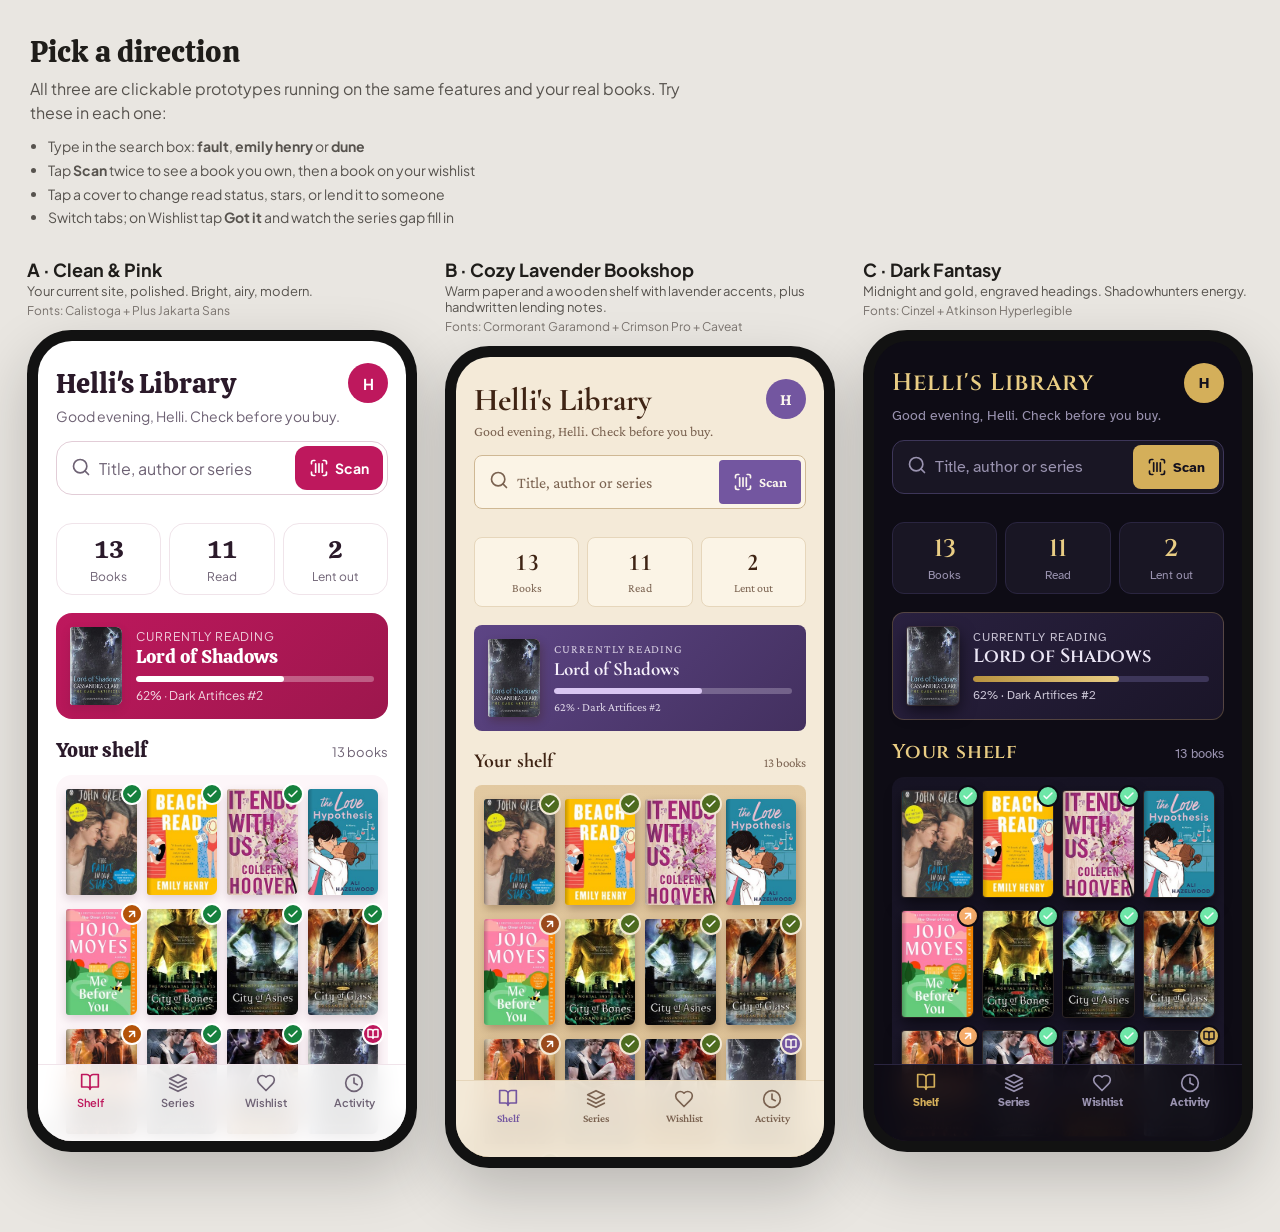
<file: design/index.html>
<!doctype html>
<html lang="en">
<head>
<meta charset="utf-8">
<meta name="viewport" content="width=device-width, initial-scale=1">
<title>Helli's Library Designs</title>
<link rel="preconnect" href="https://fonts.googleapis.com">
<link href="https://fonts.googleapis.com/css2?family=Calistoga&family=Plus+Jakarta+Sans:wght@400;500;600;700&family=Cormorant+Garamond:wght@600;700&family=Crimson+Pro:wght@400;500;600&family=Caveat:wght@500;600&family=Cinzel:wght@500;600;700&family=Atkinson+Hyperlegible:wght@400;700&display=swap" rel="stylesheet">
<style>
  * { box-sizing:border-box; margin:0; padding:0; }
  body { background:#e9e6e1; color:#1f1d1a; font-family:'Plus Jakarta Sans',sans-serif; padding:32px 16px 64px; }
  .intro { max-width:1220px; margin:0 auto 28px; }
  .intro h1 { font-family:'Calistoga',serif; font-weight:400; font-size:30px; }
  .intro p { color:#57534e; margin-top:6px; max-width:680px; line-height:1.5; }
  .intro ul { margin-top:10px; padding-left:18px; color:#57534e; font-size:14px; line-height:1.7; }
  .row { display:flex; gap:28px; justify-content:center; flex-wrap:wrap; }
  .option { width:390px; max-width:100%; }
  .label { font-weight:700; font-size:18px; }
  .sub { font-size:13px; color:#57534e; margin:2px 0 4px; }
  .fonts { font-size:12px; color:#78716c; margin-bottom:12px; }
  .phone { border-radius:44px; padding:11px; background:#121212; box-shadow:0 24px 60px rgba(0,0,0,.2); }

  /* ---------- App shell (themed via tokens) ---------- */
  .app { position:relative; height:800px; border-radius:34px; overflow:hidden; background:var(--bg); color:var(--text); font-family:var(--body); font-size:15px; }
  .scroll { height:100%; overflow-y:auto; padding:22px 18px 104px; scrollbar-width:none; }
  .scroll::-webkit-scrollbar { display:none; }
  button { font:inherit; color:inherit; background:none; border:0; cursor:pointer; touch-action:manipulation; }
  button:focus-visible, input:focus-visible { outline:2px solid var(--accent); outline-offset:2px; }
  svg.i { width:20px; height:20px; fill:none; stroke:currentColor; stroke-width:2; stroke-linecap:round; stroke-linejoin:round; flex:none; }

  .top { display:flex; justify-content:space-between; align-items:center; }
  .brand { font-family:var(--display); font-weight:var(--display-w); font-size:var(--brand-size); color:var(--title); letter-spacing:var(--ls); line-height:1.1; }
  .avatar { width:40px; height:40px; border-radius:50%; background:var(--accent); color:var(--on-accent); display:grid; place-items:center; font-weight:700; }
  .hello { color:var(--muted); font-size:14px; margin:4px 0 16px; }

  .search { display:flex; align-items:center; gap:8px; background:var(--card); border:1.5px solid var(--line-strong); border-radius:var(--r); padding:4px 4px 4px 14px; transition:border-color .2s, box-shadow .2s; }
  .search:focus-within { border-color:var(--accent); box-shadow:0 0 0 4px var(--ring); }
  .search input { flex:1; min-width:0; border:0; outline:0; background:transparent; color:var(--text); font:inherit; font-size:16px; height:44px; }
  .search input::placeholder { color:var(--muted); }
  .scanbtn { display:flex; align-items:center; gap:6px; height:44px; padding:0 14px; border-radius:calc(var(--r) - 4px); background:var(--accent); color:var(--on-accent); font-weight:700; font-size:14px; transition:transform .15s; }
  .scanbtn:active, .press:active { transform:scale(.96); }

  .results { display:grid; gap:8px; margin-top:10px; }
  .verdict { display:flex; gap:12px; text-align:left; width:100%; align-items:center; padding:12px; border-radius:var(--r); animation:rise .28s ease-out both; }
  .verdict.own { background:var(--ok-bg); border:1px solid var(--ok-line); }
  .verdict.no { background:var(--card); border:1px dashed var(--line-strong); }
  .verdict.wish { background:var(--wish-bg); border:1px solid var(--wish-line); }
  .verdict .head { display:flex; align-items:center; gap:6px; font-weight:700; }
  .verdict.own .head { color:var(--ok); }
  .verdict.wish .head { color:var(--wish); }
  .verdict small { display:block; color:var(--muted); font-size:13px; margin-top:2px; }

  .cov { position:relative; aspect-ratio:2/3; border-radius:3px 6px 6px 3px; overflow:hidden; background:var(--skeleton); box-shadow:var(--cover-shadow); flex:none; }
  .cov img { width:100%; height:100%; object-fit:cover; display:block; font-size:0; opacity:0; transition:opacity .35s; }
  .cov img.ld { opacity:1; }
  .cov::after { content:''; position:absolute; inset:0; background:linear-gradient(90deg, rgba(0,0,0,.22), transparent 7%, transparent); pointer-events:none; }
  .cov.sm { width:38px; }
  .cov.md { width:52px; }

  .stats { display:grid; grid-template-columns:repeat(3,1fr); gap:8px; margin:18px 0; }
  .stat { background:var(--card); border:1px solid var(--line); border-radius:var(--r); padding:10px 6px; text-align:center; }
  .stat b { display:block; font-family:var(--display); font-weight:var(--display-w); font-size:24px; color:var(--title); font-variant-numeric:lining-nums tabular-nums; }
  .stat span { font-size:12px; color:var(--muted); }

  .now { display:flex; gap:14px; align-items:center; background:var(--hero-bg); color:var(--hero-text); border-radius:var(--r); padding:14px; margin-bottom:18px; }
  .now .k { font-size:12px; letter-spacing:.08em; text-transform:uppercase; opacity:.8; }
  .now .t { font-family:var(--display); font-weight:var(--display-w); font-size:19px; margin:2px 0 8px; line-height:1.15; }
  .bar { height:6px; border-radius:6px; background:var(--hero-track); overflow:hidden; }
  .bar i { display:block; height:100%; background:var(--hero-fill); border-radius:6px; transform-origin:left; animation:grow .9s cubic-bezier(.2,.8,.2,1) both .2s; }
  .now small { font-size:12px; opacity:.85; display:block; margin-top:6px; }

  h2 { font-family:var(--display); font-weight:var(--display-w); font-size:20px; color:var(--title); letter-spacing:var(--ls); margin:4px 0 12px; display:flex; justify-content:space-between; align-items:baseline; }
  h2 span { font-family:var(--body); font-size:13px; color:var(--muted); font-weight:400; letter-spacing:0; }

  .shelf { display:grid; grid-template-columns:repeat(4,minmax(0,1fr)); gap:14px 10px; padding:14px 10px 16px; background:var(--shelf-bg); border-radius:var(--r); border-bottom:var(--shelf-edge); }
  .book { position:relative; text-align:left; animation:rise .4s cubic-bezier(.2,.8,.2,1) both; animation-delay:calc(var(--i) * 40ms); transition:transform .18s; }
  .book:hover { transform:translateY(-3px); }
  .badge { position:absolute; top:-6px; right:-6px; width:22px; height:22px; border-radius:50%; display:grid; place-items:center; border:2px solid var(--bg); z-index:1; }
  .badge svg.i { width:12px; height:12px; stroke-width:3; }
  .badge.read { background:var(--ok); color:#fff; }
  .badge.lent { background:var(--warn); color:#fff; }
  .badge.reading { background:var(--accent); color:var(--on-accent); }

  .feed { display:grid; gap:2px; margin-top:20px; }
  .ev { display:flex; gap:12px; align-items:center; padding:10px 0; border-bottom:1px solid var(--line); animation:rise .35s ease-out both; animation-delay:calc(var(--i) * 50ms); }
  .ev p { font-size:14px; line-height:1.4; }
  .ev time { font-size:12px; color:var(--muted); }

  .series { background:var(--card); border:1px solid var(--line); border-radius:var(--r); padding:14px; margin-bottom:10px; animation:rise .35s ease-out both; animation-delay:calc(var(--i) * 60ms); }
  .series .name { font-weight:700; display:flex; justify-content:space-between; gap:8px; }
  .series .name span { font-weight:400; font-size:13px; color:var(--muted); white-space:nowrap; }
  .slots { display:flex; gap:6px; margin-top:12px; }
  .slot { flex:1; max-width:52px; }
  .slot .miss { aspect-ratio:2/3; border:1.5px dashed var(--line-strong); border-radius:4px; display:grid; place-items:center; color:var(--muted); font-size:13px; font-weight:700; }
  .slot .no { text-align:center; font-size:11px; color:var(--muted); margin-top:4px; }
  .hint { font-size:13px; color:var(--warn); margin-top:10px; display:flex; gap:6px; align-items:center; }

  .row-item { display:flex; gap:12px; align-items:center; background:var(--card); border:1px solid var(--line); border-radius:var(--r); padding:10px 12px; margin-bottom:8px; animation:rise .35s ease-out both; animation-delay:calc(var(--i) * 50ms); }
  .row-item .t { font-weight:700; line-height:1.25; }
  .row-item .a { font-size:13px; color:var(--muted); }
  .row-item .act { margin-left:auto; }
  .ghost { height:40px; padding:0 12px; border-radius:calc(var(--r) - 4px); border:1.5px solid var(--line-strong); font-size:13px; font-weight:700; white-space:nowrap; }
  .ghost:hover { border-color:var(--accent); color:var(--accent); }

  .nav { position:absolute; left:0; right:0; bottom:0; display:grid; grid-template-columns:repeat(4,1fr); padding:8px 8px 20px; background:var(--nav-bg); border-top:1px solid var(--line); backdrop-filter:blur(12px); z-index:5; }
  .nav button { display:flex; flex-direction:column; align-items:center; gap:3px; min-height:48px; font-size:11px; font-weight:600; color:var(--muted); transition:color .2s; }
  .nav button[aria-selected=true] { color:var(--accent); }
  .nav button[aria-selected=true] svg { transform:translateY(-1px); }

  .view { animation:fade .25s ease-out; }

  /* sheets */
  .scrim { position:absolute; inset:0; background:rgba(0,0,0,.5); opacity:0; pointer-events:none; transition:opacity .25s; z-index:10; }
  .sheet { position:absolute; left:0; right:0; bottom:0; max-height:88%; overflow-y:auto; background:var(--sheet-bg); border-radius:24px 24px 0 0; padding:10px 20px 28px; transform:translateY(100%); transition:transform .32s cubic-bezier(.2,.8,.2,1); z-index:11; scrollbar-width:none; }
  .open .scrim { opacity:1; pointer-events:auto; }
  .open .sheet { transform:none; }
  .grab { width:40px; height:5px; border-radius:5px; background:var(--line-strong); margin:0 auto 14px; }
  .close { position:absolute; top:10px; right:12px; z-index:2; width:44px; height:44px; display:grid; place-items:center; color:var(--muted); }
  .detail { display:flex; gap:16px; align-items:flex-end; margin-bottom:18px; }
  .detail .cov { width:104px; }
  .detail h3 { font-family:var(--display); font-weight:var(--display-w); font-size:24px; color:var(--title); line-height:1.1; }
  .detail p { color:var(--muted); font-size:14px; margin-top:4px; }
  .lbl { font-size:12px; text-transform:uppercase; letter-spacing:.08em; color:var(--muted); margin:16px 0 8px; font-weight:700; }
  .seg { display:grid; grid-template-columns:repeat(3,1fr); background:var(--seg-bg); border-radius:var(--r); padding:4px; }
  .seg button { height:40px; border-radius:calc(var(--r) - 4px); font-weight:600; font-size:14px; color:var(--muted); transition:background .2s, color .2s; }
  .seg button[aria-pressed=true] { background:var(--card); color:var(--text); box-shadow:0 1px 3px rgba(0,0,0,.12); }
  .stars { display:flex; gap:2px; }
  .stars button { width:44px; height:44px; display:grid; place-items:center; color:var(--line-strong); transition:transform .15s, color .15s; }
  .stars button.on { color:var(--star); }
  .stars button.on svg { fill:currentColor; }
  .stars button:active { transform:scale(1.2); }
  .lend { background:var(--card); border:1px solid var(--line); border-radius:var(--r); padding:12px; display:flex; gap:8px; align-items:center; }
  .lend input { flex:1; min-width:0; height:44px; border:1.5px solid var(--line-strong); border-radius:calc(var(--r) - 4px); padding:0 12px; background:var(--bg); color:var(--text); font:inherit; font-size:16px; }
  .note { font-family:var(--note); font-size:var(--note-size); color:var(--warn); flex:1; line-height:1.2; }
  .primary { height:44px; padding:0 16px; border-radius:calc(var(--r) - 4px); background:var(--accent); color:var(--on-accent); font-weight:700; font-size:14px; white-space:nowrap; transition:transform .15s; }
  .primary:active { transform:scale(.96); }

  /* scanner */
  .finder { position:relative; height:250px; margin-top:34px; border-radius:18px; overflow:hidden; background:radial-gradient(circle at 50% 40%, #3a3a3a, #111); display:grid; place-items:center; }
  .finder .bc { width:150px; height:84px; background:repeating-linear-gradient(90deg,#eee 0 2px,transparent 2px 4px,#eee 4px 5px,transparent 5px 8px,#eee 8px 11px,transparent 11px 12px); opacity:.75; border-radius:2px; box-shadow:0 0 0 10px rgba(255,255,255,.75); }
  .finder .frame { position:absolute; inset:46px 60px; border:3px solid transparent; border-image:linear-gradient(var(--accent),var(--accent)) 1; clip-path:polygon(0 0,22% 0,22% 3px,3px 3px,3px 22%,0 22%,0 78%,3px 78%,3px calc(100% - 3px),22% calc(100% - 3px),22% 100%,78% 100%,78% calc(100% - 3px),calc(100% - 3px) calc(100% - 3px),calc(100% - 3px) 78%,100% 78%,100% 22%,calc(100% - 3px) 22%,calc(100% - 3px) 3px,78% 3px,78% 0,100% 0,100% 100%,0 100%); }
  .finder .laser { position:absolute; left:60px; right:60px; top:50%; height:2px; background:var(--accent); box-shadow:0 0 12px 2px var(--accent); animation:sweep 1.4s ease-in-out infinite alternate; }
  .finder.done .laser { display:none; }
  .finder.done .frame { border-image:linear-gradient(#22c55e,#22c55e) 1; }
  .scanmsg { text-align:center; color:var(--muted); font-size:14px; margin:14px 0 4px; min-height:20px; }

  .toast { position:absolute; left:16px; right:16px; bottom:92px; background:var(--toast-bg); color:var(--toast-text); border-radius:14px; padding:12px 14px; display:flex; align-items:center; gap:10px; font-size:14px; transform:translateY(20px); opacity:0; transition:transform .25s, opacity .25s; z-index:20; pointer-events:none; }
  .toast.show { transform:none; opacity:1; pointer-events:auto; }
  .toast button { margin-left:auto; font-weight:700; color:var(--toast-link); min-height:32px; }

  @keyframes rise { from { opacity:0; transform:translateY(10px); } }
  @keyframes fade { from { opacity:0; } }
  @keyframes grow { from { transform:scaleX(0); } }
  @keyframes sweep { from { transform:translateY(-60px); } to { transform:translateY(60px); } }
  @media (prefers-reduced-motion: reduce) { *, *::before, *::after { animation-duration:.01ms !important; animation-iteration-count:1 !important; transition-duration:.01ms !important; } }

  /* ---------- A · Clean & Pink ---------- */
  .A { --bg:#fff; --card:#fff; --sheet-bg:#fff; --text:#2b2230; --title:#2b1a2a; --muted:#6e6274; --line:#f0e4ea; --line-strong:#e2cdd7;
       --accent:#be185d; --on-accent:#fff; --ring:#be185d22; --ok:#15803d; --ok-bg:#effaf2; --ok-line:#c9ecd3; --warn:#b45309; --wish:#7c3aed; --wish-bg:#f5f0ff; --wish-line:#e2d6fb; --star:#f59e0b;
       --display:'Calistoga',serif; --display-w:400; --body:'Plus Jakarta Sans',sans-serif; --note:'Plus Jakarta Sans',sans-serif; --note-size:14px; --brand-size:28px; --ls:0;
       --r:16px; --skeleton:#f6eef2; --cover-shadow:0 4px 10px rgba(80,20,50,.18); --shelf-bg:#fdf6f9; --shelf-edge:none; --seg-bg:#f7eff3; --nav-bg:rgba(255,255,255,.88);
       --hero-bg:linear-gradient(135deg,#be185d,#9d174d); --hero-text:#fff; --hero-track:rgba(255,255,255,.3); --hero-fill:#fff; --toast-bg:#2b1a2a; --toast-text:#fff; --toast-link:#f9a8d4; }
  /* ---------- B · Cozy Bookshop ---------- */
  .B { --bg:#f4ead8; --card:#fbf4e6; --sheet-bg:#f8f0e0; --text:#3a281b; --title:#3f2414; --muted:#7a6250; --line:#e6d6bb; --line-strong:#cfb894;
       --accent:#7356a0; --on-accent:#fbf6ee; --ring:#7356a033; --ok:#4d6b1f; --ok-bg:#ecefd6; --ok-line:#d2dab0; --warn:#9a4a1c; --wish:#7356a0; --wish-bg:#eee6f6; --wish-line:#d8c9ec; --star:#b7791f;
       --display:'Cormorant Garamond',serif; --display-w:700; --body:'Crimson Pro',serif; --note:'Caveat',cursive; --note-size:22px; --brand-size:32px; --ls:0;
       --r:8px; --skeleton:#e6d6bb; --cover-shadow:2px 4px 8px rgba(60,30,10,.3); --shelf-bg:linear-gradient(#e2c9a1,#d7ba8c); --shelf-edge:10px solid #7a4a22; --seg-bg:#e9e0ee; --nav-bg:rgba(244,234,216,.92);
       --hero-bg:linear-gradient(135deg,#5d4585,#43305f); --hero-text:#f6f0fb; --hero-track:rgba(246,240,251,.25); --hero-fill:#d9c6f2; --toast-bg:#43305f; --toast-text:#f6f0fb; --toast-link:#d9c6f2; }
  .B .app { font-size:17px; }
  /* ---------- C · Dark Fantasy ---------- */
  .C { --bg:#0e0c15; --card:#191624; --sheet-bg:#16131f; --text:#ebe6f5; --title:#e9cd84; --muted:#9a93b0; --line:#2a2540; --line-strong:#3d3659;
       --accent:#d4af5a; --on-accent:#14111d; --ring:#d4af5a33; --ok:#6ee7a8; --ok-bg:#132a1f; --ok-line:#1f4a33; --warn:#f6ad6b; --wish:#c4a7ff; --wish-bg:#1f1834; --wish-line:#3a2d63; --star:#e9cd84;
       --display:'Cinzel',serif; --display-w:600; --body:'Atkinson Hyperlegible',sans-serif; --note:'Atkinson Hyperlegible',sans-serif; --note-size:14px; --brand-size:24px; --ls:.04em;
       --r:12px; --skeleton:#221d33; --cover-shadow:0 0 0 1px #d4af5a22, 0 6px 16px rgba(0,0,0,.6); --shelf-bg:linear-gradient(180deg,#171424,#1f1a30); --shelf-edge:2px solid #d4af5a55; --seg-bg:#211c30; --nav-bg:rgba(14,12,21,.88);
       --hero-bg:linear-gradient(135deg,#2a2140,#1a1528); --hero-text:#ebe6f5; --hero-track:#3d3659; --hero-fill:linear-gradient(90deg,#b8923f,#e9cd84); --toast-bg:#e9cd84; --toast-text:#14111d; --toast-link:#5b21b6; }
  .C .search:focus-within { box-shadow:0 0 0 4px var(--ring), 0 0 30px #d4af5a22; }
  .C .now { border:1px solid #d4af5a44; }
</style>
</head>
<body>
<div class="intro">
  <h1>Pick a direction</h1>
  <p>All three are clickable prototypes running on the same features and your real books. Try these in each one:</p>
  <ul>
    <li>Type in the search box: <b>fault</b>, <b>emily henry</b> or <b>dune</b></li>
    <li>Tap <b>Scan</b> twice to see a book you own, then a book on your wishlist</li>
    <li>Tap a cover to change read status, stars, or lend it to someone</li>
    <li>Switch tabs; on Wishlist tap <b>Got it</b> and watch the series gap fill in</li>
  </ul>
</div>
<div class="row" id="row"></div>

<script>
const I = {
  search:'<circle cx="11" cy="11" r="8"/><path d="m21 21-4.3-4.3"/>',
  scan:'<path d="M3 7V5a2 2 0 0 1 2-2h2M17 3h2a2 2 0 0 1 2 2v2M21 17v2a2 2 0 0 1-2 2h-2M7 21H5a2 2 0 0 1-2-2v-2M8 7v10M12 7v10M16 7v10"/>',
  shelf:'<path d="M2 3h6a4 4 0 0 1 4 4v14a3 3 0 0 0-3-3H2zM22 3h-6a4 4 0 0 0-4 4v14a3 3 0 0 1 3-3h7z"/>',
  series:'<path d="m12 2 10 5-10 5L2 7zM2 17l10 5 10-5M2 12l10 5 10-5"/>',
  heart:'<path d="M19 14c1.49-1.46 3-3.21 3-5.5A5.5 5.5 0 0 0 16.5 3c-1.76 0-3 .5-4.5 2-1.5-1.5-2.74-2-4.5-2A5.5 5.5 0 0 0 2 8.5c0 2.3 1.5 4.05 3 5.5l7 7Z"/>',
  clock:'<circle cx="12" cy="12" r="10"/><path d="M12 6v6l4 2"/>',
  check:'<path d="M20 6 9 17l-5-5"/>',
  x:'<path d="M18 6 6 18M6 6l12 12"/>',
  star:'<path d="M12 2l3.1 6.3 6.9 1-5 4.9 1.2 6.8-6.2-3.2-6.2 3.2L7 14.2 2 9.3l6.9-1z"/>',
  out:'<path d="M7 17 17 7M7 7h10v10"/>',
  book:'<path d="M12 7v14M3 18a1 1 0 0 1-1-1V4a1 1 0 0 1 1-1h5a4 4 0 0 1 4 4 4 4 0 0 1 4-4h5a1 1 0 0 1 1 1v13a1 1 0 0 1-1 1h-6a3 3 0 0 0-3 3 3 3 0 0 0-3-3z"/>',
  info:'<circle cx="12" cy="12" r="10"/><path d="M12 8v4M12 16h.01"/>',
  plus:'<path d="M5 12h14M12 5v14"/>',
};
const ic = (n) => `<svg class="i" viewBox="0 0 24 24" aria-hidden="true">${I[n]}</svg>`;
const cover = (b, size='') => `<div class="cov ${size}"><img loading="lazy" alt="Cover of ${b.t}" src="covers/${String(b.c).replace("isbn/", "isbn-")}.jpg" onload="this.classList.add('ld')"></div>`;
const norm = (s) => s.toLowerCase().replace(/&/g,'and').replace(/[^a-z0-9 ]/g,' ').replace(/\s+/g,' ').trim();

const SERIES = { 'It Ends with Us':2, 'The Mortal Instruments':6, 'The Dark Artifices':3, 'The Infernal Devices':3 };
const seed = () => ({
  books: [
    { id:12, t:'The Fault in Our Stars', a:'John Green', c:7418786, st:'read', r:5 },
    { id:13, t:'Beach Read', a:'Emily Henry', c:9426296, st:'read', r:5 },
    { id:14, t:'It Ends with Us', a:'Colleen Hoover', s:'It Ends with Us', n:1, c:10473609, st:'read', r:4 },
    { id:15, t:'The Love Hypothesis', a:'Ali Hazelwood', c:10601402, st:'unread', r:0 },
    { id:16, t:'Me Before You', a:'Jojo Moyes', c:14419339, st:'read', r:5, lent:{ to:'Maya', on:'21 Sep' } },
    { id:1, t:'City of Bones', a:'Cassandra Clare', s:'The Mortal Instruments', n:1, c:8200330, st:'read', r:5 },
    { id:2, t:'City of Ashes', a:'Cassandra Clare', s:'The Mortal Instruments', n:2, c:1787130, st:'read', r:4 },
    { id:3, t:'City of Glass', a:'Cassandra Clare', s:'The Mortal Instruments', n:3, c:8200332, st:'read', r:5 },
    { id:4, t:'City of Fallen Angels', a:'Cassandra Clare', s:'The Mortal Instruments', n:4, c:8200331, st:'read', r:3, lent:{ to:'Sarah', on:'3 Oct' } },
    { id:5, t:'City of Lost Souls', a:'Cassandra Clare', s:'The Mortal Instruments', n:5, c:8200328, st:'read', r:4 },
    { id:6, t:'City of Heavenly Fire', a:'Cassandra Clare', s:'The Mortal Instruments', n:6, c:'isbn/9781442416895', st:'read', r:5 },
    { id:7, t:'Lord of Shadows', a:'Cassandra Clare', s:'The Dark Artifices', n:2, c:8470222, st:'reading', r:0, p:62 },
    { id:8, t:'Red, White & Royal Blue', a:'Casey McQuiston', c:9171544, st:'read', r:5 },
  ],
  wish: [
    { id:17, t:'It Starts with Us', a:'Colleen Hoover', s:'It Ends with Us', n:2, c:12749873, st:'unread', r:0 },
    { id:18, t:'Book Lovers', a:'Emily Henry', c:11567819, st:'unread', r:0 },
    { id:19, t:'People We Meet on Vacation', a:'Emily Henry', c:10476782, st:'unread', r:0 },
    { id:9, t:'Lady Midnight', a:'Cassandra Clare', s:'The Dark Artifices', n:1, c:10503897, st:'unread', r:0 },
    { id:10, t:'The Queen of Air and Darkness', a:'Cassandra Clare', s:'The Dark Artifices', n:3, c:8737541, st:'unread', r:0 },
    { id:11, t:'Clockwork Angel', a:'Cassandra Clare', s:'The Infernal Devices', n:1, c:6582736, st:'unread', r:0 },
  ],
  feed: [
    { t:'Finished <b>Beach Read</b>, 5 stars', when:'yesterday', c:9426296 },
    { t:'Added <b>The Love Hypothesis</b>', when:'yesterday', c:10601402 },
    { t:'Lent <b>City of Fallen Angels</b> to Sarah', when:'2 days ago', c:8200331 },
    { t:'Started <b>Lord of Shadows</b>', when:'5 days ago', c:8470222 },
    { t:'Finished <b>City of Heavenly Fire</b>, 5 stars', when:'1 week ago', c:'isbn/9781442416895' },
    { t:'Added <b>Red, White &amp; Royal Blue</b>', when:'2 weeks ago', c:9171544 },
  ],
  tab:'shelf', q:'', scans:0,
});

function mount(root) {
  const S = seed();
  root.innerHTML = `
    <div class="scroll"><div class="top"><div class="brand">Helli's Library</div><div class="avatar" aria-label="Helli">H</div></div>
      <div class="hello">Good evening, Helli. Check before you buy.</div>
      <div class="search"><span style="color:var(--muted)">${ic('search')}</span>
        <input type="search" placeholder="Title, author or series" aria-label="Search your library">
        <button class="scanbtn" data-act="scan" aria-label="Scan a barcode">${ic('scan')}Scan</button></div>
      <div class="results" aria-live="polite"></div>
      <main class="main"></main></div>
    <nav class="nav" role="tablist">
      ${[['shelf','Shelf'],['series','Series'],['wish','Wishlist'],['feed','Activity']].map(([k,l]) => `<button role="tab" data-tab="${k}">${ic(k==='wish'?'heart':k==='feed'?'clock':k)}${l}</button>`).join('')}
    </nav>
    <div class="scrim" data-act="close"></div><div class="sheet" role="dialog" aria-modal="true"></div>
    <div class="toast" role="status"><span class="msg"></span><button data-act="undo">Undo</button></div>`;
  const $ = (s) => root.querySelector(s);
  let undo = null, toastT;

  const toast = (msg, undoFn) => {
    undo = undoFn; $('.toast .msg').innerHTML = msg; $('.toast button').hidden = !undoFn;
    $('.toast').classList.add('show'); clearTimeout(toastT); toastT = setTimeout(() => $('.toast').classList.remove('show'), 4000);
  };
  const find = (id) => S.books.find(b => b.id === id) || S.wish.find(b => b.id === id);
  const seriesLine = (b) => b.s ? `${b.s.replace('The ','')} #${b.n}` : b.a;

  function renderResults() {
    const q = norm(S.q), box = $('.results');
    if (!q) { box.innerHTML = ''; return; }
    const tok = q.split(' ');
    const hit = (b) => tok.every(t => norm(`${b.t} ${b.a} ${b.s||''}`).includes(t));
    const own = S.books.filter(hit).slice(0,3), wish = S.wish.filter(hit).slice(0,2);
    let html = own.map(b => `<button class="verdict own" data-open="${b.id}">${cover(b,'sm')}<div><div class="head">${ic('check')} You own this</div>${b.t}<small>${seriesLine(b)}${b.lent ? ` · lent to ${b.lent.to}` : ''}</small></div></button>`).join('');
    html += wish.map(b => `<div class="verdict wish">${cover(b,'sm')}<div><div class="head">${ic('heart')} Not owned, on your wishlist</div>${b.t}<small>${seriesLine(b)}${gapNote(b)}</small></div></div>`).join('');
    if (!own.length && !wish.length) html = `<div class="verdict no"><span style="color:var(--muted)">${ic('info')}</span><div><div class="head">Not in your library</div><small>Safe to buy. You don't own anything matching "${S.q}".</small></div></div>`;
    box.innerHTML = html;
  }
  const gapNote = (b) => b.s && !S.books.some(x => x.s === b.s && x.n === b.n) && S.books.some(x => x.s === b.s) ? ' · fills a gap in your series' : '';

  function countUp(el, to) {
    let n = 0; const step = () => { n = Math.min(to, n + Math.ceil(to / 12)); el.textContent = n; if (n < to) requestAnimationFrame(step); }; step();
  }

  function renderMain() {
    root.querySelectorAll('.nav button').forEach(b => b.setAttribute('aria-selected', b.dataset.tab === S.tab));
    const m = $('.main'); let h = '';
    if (S.tab === 'shelf') {
      const reading = S.books.find(b => b.st === 'reading');
      h += `<div class="stats"><div class="stat"><b data-n="${S.books.length}">0</b><span>Books</span></div><div class="stat"><b data-n="${S.books.filter(b=>b.st==='read').length}">0</b><span>Read</span></div><div class="stat"><b data-n="${S.books.filter(b=>b.lent).length}">0</b><span>Lent out</span></div></div>`;
      if (reading) h += `<button class="now press" data-open="${reading.id}" style="width:100%;text-align:left">${cover(reading,'md')}<div style="flex:1"><div class="k">Currently reading</div><div class="t">${reading.t}</div><div class="bar"><i style="width:${reading.p||10}%"></i></div><small>${reading.p||10}% · ${seriesLine(reading)}</small></div></button>`;
      h += `<h2>Your shelf <span>${S.books.length} books</span></h2><div class="shelf">${S.books.map((b,i) => `<button class="book" style="--i:${i}" data-open="${b.id}" aria-label="${b.t}">${b.lent ? `<span class="badge lent">${ic('out')}</span>` : b.st==='read' ? `<span class="badge read">${ic('check')}</span>` : b.st==='reading' ? `<span class="badge reading">${ic('book')}</span>` : ''}${cover(b)}</button>`).join('')}</div>`;
      h += `<div class="feed">${S.feed.slice(0,3).map((e,i) => `<div class="ev" style="--i:${i}">${cover(e,'sm')}<div><p>${e.t}</p><time>${e.when}</time></div></div>`).join('')}</div>`;
    }
    if (S.tab === 'series') {
      const names = [...new Set([...S.books, ...S.wish].map(b => b.s).filter(Boolean))];
      h += `<h2>Series <span>dashed = still to buy</span></h2>` + names.map((s,i) => {
        const tot = SERIES[s], own = S.books.filter(b => b.s === s);
        const missing = Array.from({length:tot},(_,k)=>k+1).filter(n => !own.some(b => b.n === n));
        return `<div class="series" style="--i:${i}"><div class="name">${s}<span>${own.length} of ${tot}${missing.length ? '' : ' · complete'}</span></div><div class="slots">${Array.from({length:tot},(_,k) => {
          const b = own.find(x => x.n === k+1);
          return `<div class="slot">${b ? `<button data-open="${b.id}" style="width:100%">${cover(b)}</button>` : `<div class="miss">${k+1}</div>`}<div class="no">#${k+1}</div></div>`; }).join('')}</div>
          ${missing.length ? `<div class="hint">${ic('info')} Missing ${missing.map(n=>'#'+n).join(', ')}</div>` : ''}</div>`;
      }).join('');
    }
    if (S.tab === 'wish') {
      h += `<h2>Wishlist <span>only you can see this</span></h2>` + (S.wish.length ? S.wish.map((b,i) => `<div class="row-item" style="--i:${i}">${cover(b,'sm')}<div><div class="t">${b.t}</div><div class="a">${seriesLine(b)}</div></div><div class="act"><button class="ghost press" data-got="${b.id}">Got it</button></div></div>`).join('') : `<p style="color:var(--muted);text-align:center;padding:30px 0">Wishlist empty. Time to visit a bookshop.</p>`);
    }
    if (S.tab === 'feed') {
      h += `<h2>Activity</h2><div class="feed" style="margin-top:0">${S.feed.map((e,i) => `<div class="ev" style="--i:${i}">${cover(e,'sm')}<div><p>${e.t}</p><time>${e.when}</time></div></div>`).join('')}</div>`;
    }
    m.innerHTML = `<div class="view">${h}</div>`;
    m.querySelectorAll('[data-n]').forEach(el => countUp(el, +el.dataset.n));
  }

  function openSheet(html) { $('.sheet').innerHTML = `<div class="grab"></div><button class="close" data-act="close" aria-label="Close">${ic('x')}</button>${html}`; root.classList.add('open'); }
  function closeSheet() { root.classList.remove('open'); }

  function bookSheet(id) {
    const b = find(id);
    openSheet(`<div class="detail">${cover(b)}<div><h3>${b.t}</h3><p>${b.a}</p><p>${b.s ? `Book ${b.n} of ${SERIES[b.s]} · ${b.s}` : 'Standalone'}</p></div></div>
      <div class="lbl">Status</div><div class="seg">${['unread','reading','read'].map(s => `<button aria-pressed="${b.st===s}" data-st="${s}">${s[0].toUpperCase()+s.slice(1)}</button>`).join('')}</div>
      <div class="lbl">Your rating</div><div class="stars">${[1,2,3,4,5].map(n => `<button class="${n<=b.r?'on':''}" data-r="${n}" aria-label="${n} stars">${ic('star')}</button>`).join('')}</div>
      <div class="lbl">Lending</div><div class="lend">${b.lent
        ? `<span class="note">With ${b.lent.to} since ${b.lent.on}</span><button class="primary" data-act="return">Returned</button>`
        : `<input placeholder="Lend to…" aria-label="Friend's name"><button class="primary" data-act="lend">Lend</button>`}</div>`);
    $('.sheet').dataset.id = id;
  }

  function scanSheet() {
    const target = S.scans++ % 2 === 0 ? S.books.find(b => b.t === 'City of Glass') : (S.wish[0] || S.books[0]);
    openSheet(`<div class="finder"><div class="bc"></div><div class="frame"></div><div class="laser"></div></div><div class="scanmsg">Point your camera at the barcode</div><div class="scanres"></div>`);
    setTimeout(() => {
      if (!root.classList.contains('open')) return;
      $('.finder').classList.add('done'); $('.scanmsg').textContent = 'Got it: ISBN detected';
      const owned = S.books.includes(target);
      $('.scanres').innerHTML = owned
        ? `<div class="verdict own">${cover(target,'md')}<div><div class="head">${ic('check')} Don't buy, you own this</div>${target.t}<small>${seriesLine(target)} · ${target.st}</small></div></div>`
        : `<div class="verdict wish">${cover(target,'md')}<div><div class="head">${ic('heart')} Buy it! On your wishlist</div>${target.t}<small>${seriesLine(target)}${gapNote(target)}</small></div></div><button class="primary" style="width:100%;margin-top:10px" data-got="${target.id}">${'Add to library'}</button>`;
    }, 1700);
  }

  root.addEventListener('input', (e) => { if (e.target.type === 'search') { S.q = e.target.value; renderResults(); } });
  root.addEventListener('click', (e) => {
    const t = e.target.closest('button, .scrim'); if (!t) return;
    if (t.dataset.tab) { S.tab = t.dataset.tab; renderMain(); $('.scroll').scrollTo({ top:0, behavior:'smooth' }); }
    if (t.dataset.open) bookSheet(+t.dataset.open);
    const act = t.dataset.act, sid = +$('.sheet').dataset.id;
    if (act === 'close') closeSheet();
    if (act === 'scan') scanSheet();
    if (act === 'undo' && undo) { undo(); undo = null; $('.toast').classList.remove('show'); }
    if (t.dataset.st) { const b = find(sid), prev = b.st; b.st = t.dataset.st; if (b.st === 'reading') b.p = b.p || 5; bookSheet(sid); renderMain();
      if (b.st === 'read' && prev !== 'read') { S.feed.unshift({ t:`Finished <b>${b.t}</b>`, when:'just now', c:b.c }); toast(`Marked <b>${b.t}</b> as read`, () => { b.st = prev; S.feed.shift(); renderMain(); }); } }
    if (t.dataset.r) { const b = find(sid); b.r = +t.dataset.r; bookSheet(sid); renderMain(); }
    if (act === 'lend') { const name = $('.lend input').value.trim(); if (!name) { $('.lend input').focus(); return; }
      const b = find(sid); b.lent = { to:name, on:'today' }; S.feed.unshift({ t:`Lent <b>${b.t}</b> to ${name}`, when:'just now', c:b.c }); bookSheet(sid); renderMain(); toast(`Lent to ${name}`, () => { delete b.lent; S.feed.shift(); renderMain(); }); }
    if (act === 'return') { const b = find(sid), was = b.lent; delete b.lent; S.feed.unshift({ t:`<b>${b.t}</b> came back from ${was.to}`, when:'just now', c:b.c }); bookSheet(sid); renderMain(); toast('Marked as returned', () => { b.lent = was; S.feed.shift(); renderMain(); }); }
    if (t.dataset.got) { const id = +t.dataset.got, b = S.wish.find(x => x.id === id); if (!b) return;
      S.wish = S.wish.filter(x => x !== b); S.books.push(b); S.feed.unshift({ t:`Added <b>${b.t}</b>`, when:'just now', c:b.c });
      closeSheet(); renderMain(); renderResults(); toast(`<b>${b.t}</b> added to your library`, () => { S.books = S.books.filter(x => x !== b); S.wish.unshift(b); S.feed.shift(); renderMain(); renderResults(); }); }
  });
  root.addEventListener('keydown', (e) => { if (e.key === 'Escape') closeSheet(); if (e.key === 'Enter' && e.target.matches('.lend input')) root.querySelector('[data-act=lend]').click(); });
  renderMain();
}

const options = [
  ['A','A · Clean & Pink','Your current site, polished. Bright, airy, modern.','Calistoga + Plus Jakarta Sans'],
  ['B','B · Cozy Lavender Bookshop','Warm paper and a wooden shelf with lavender accents, plus handwritten lending notes.','Cormorant Garamond + Crimson Pro + Caveat'],
  ['C','C · Dark Fantasy','Midnight and gold, engraved headings. Shadowhunters energy.','Cinzel + Atkinson Hyperlegible'],
];
for (const [cls, label, sub, fonts] of options) {
  const opt = document.createElement('section');
  opt.className = `option ${cls}`;
  opt.innerHTML = `<div class="label">${label}</div><div class="sub">${sub}</div><div class="fonts">Fonts: ${fonts}</div><div class="phone"><div class="app"></div></div>`;
  document.getElementById('row').appendChild(opt);
  mount(opt.querySelector('.app'));
}
</script>
</body>
</html>
</file>
